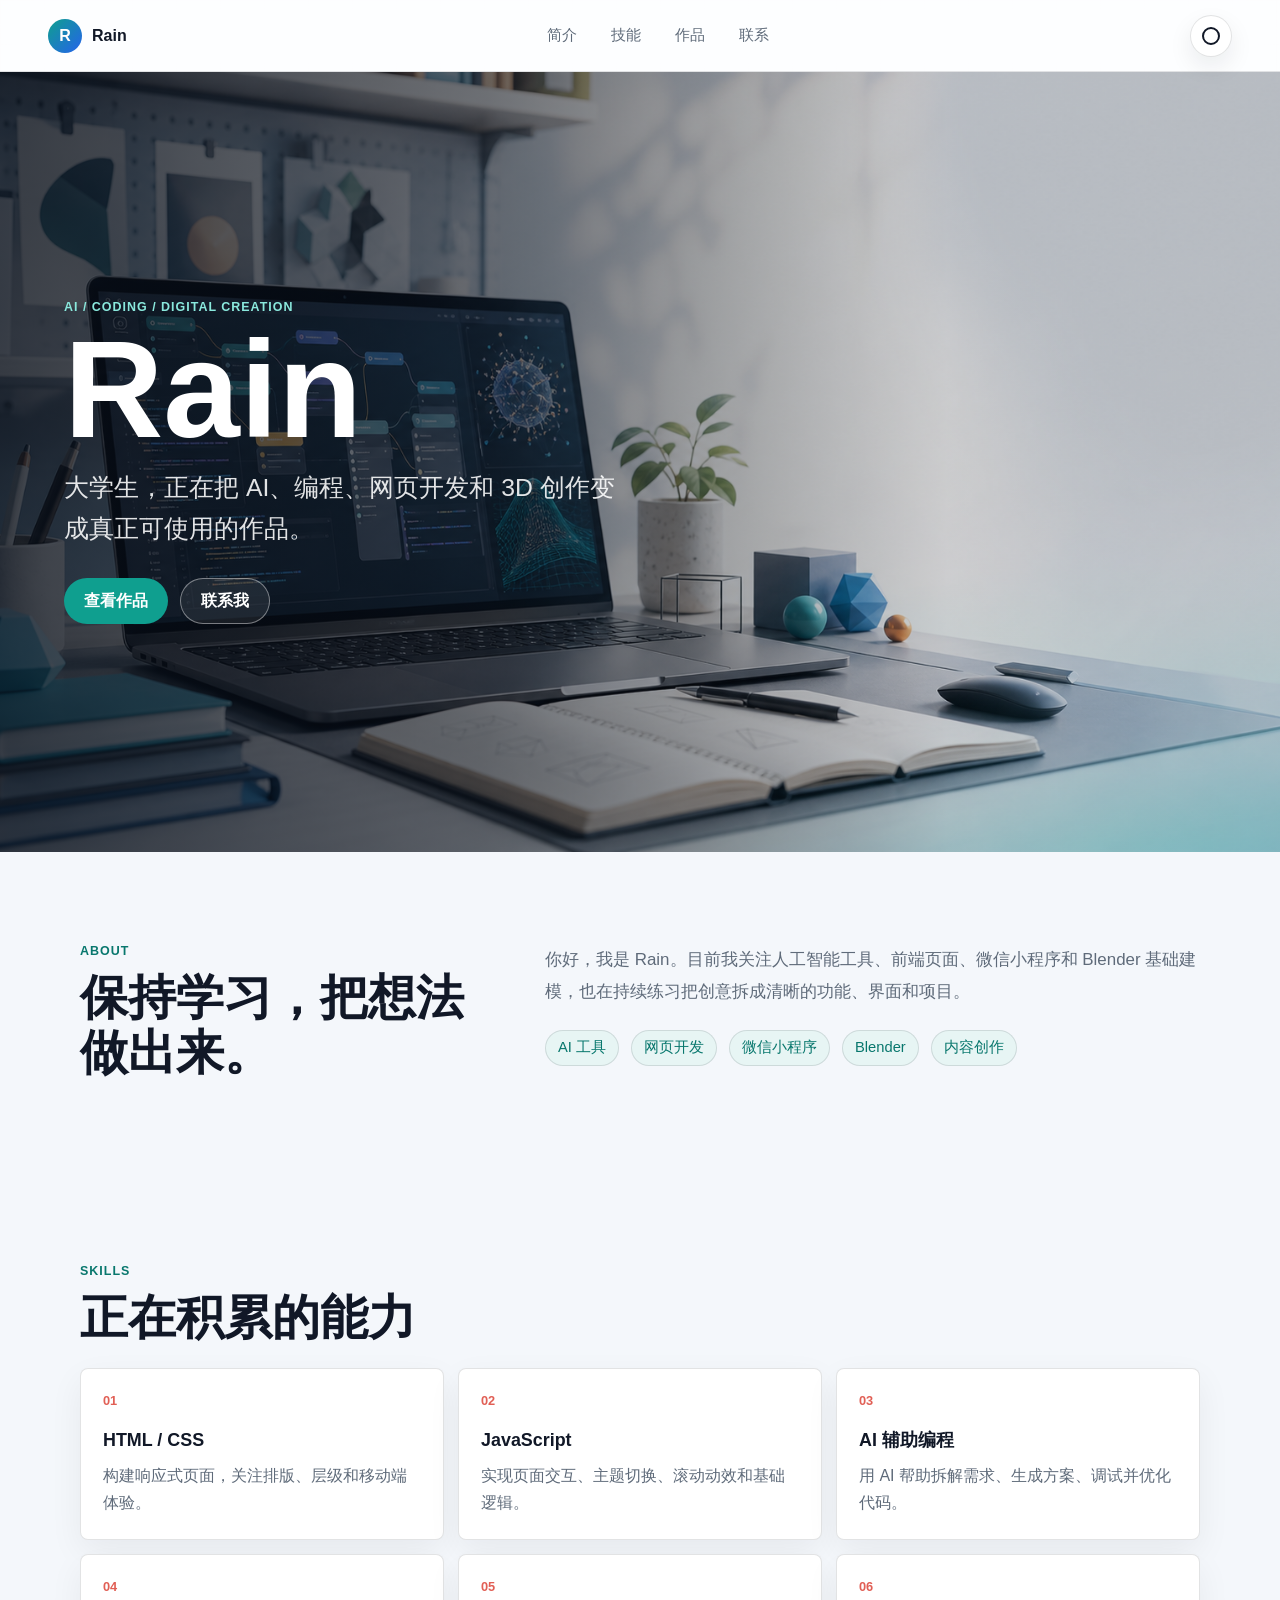
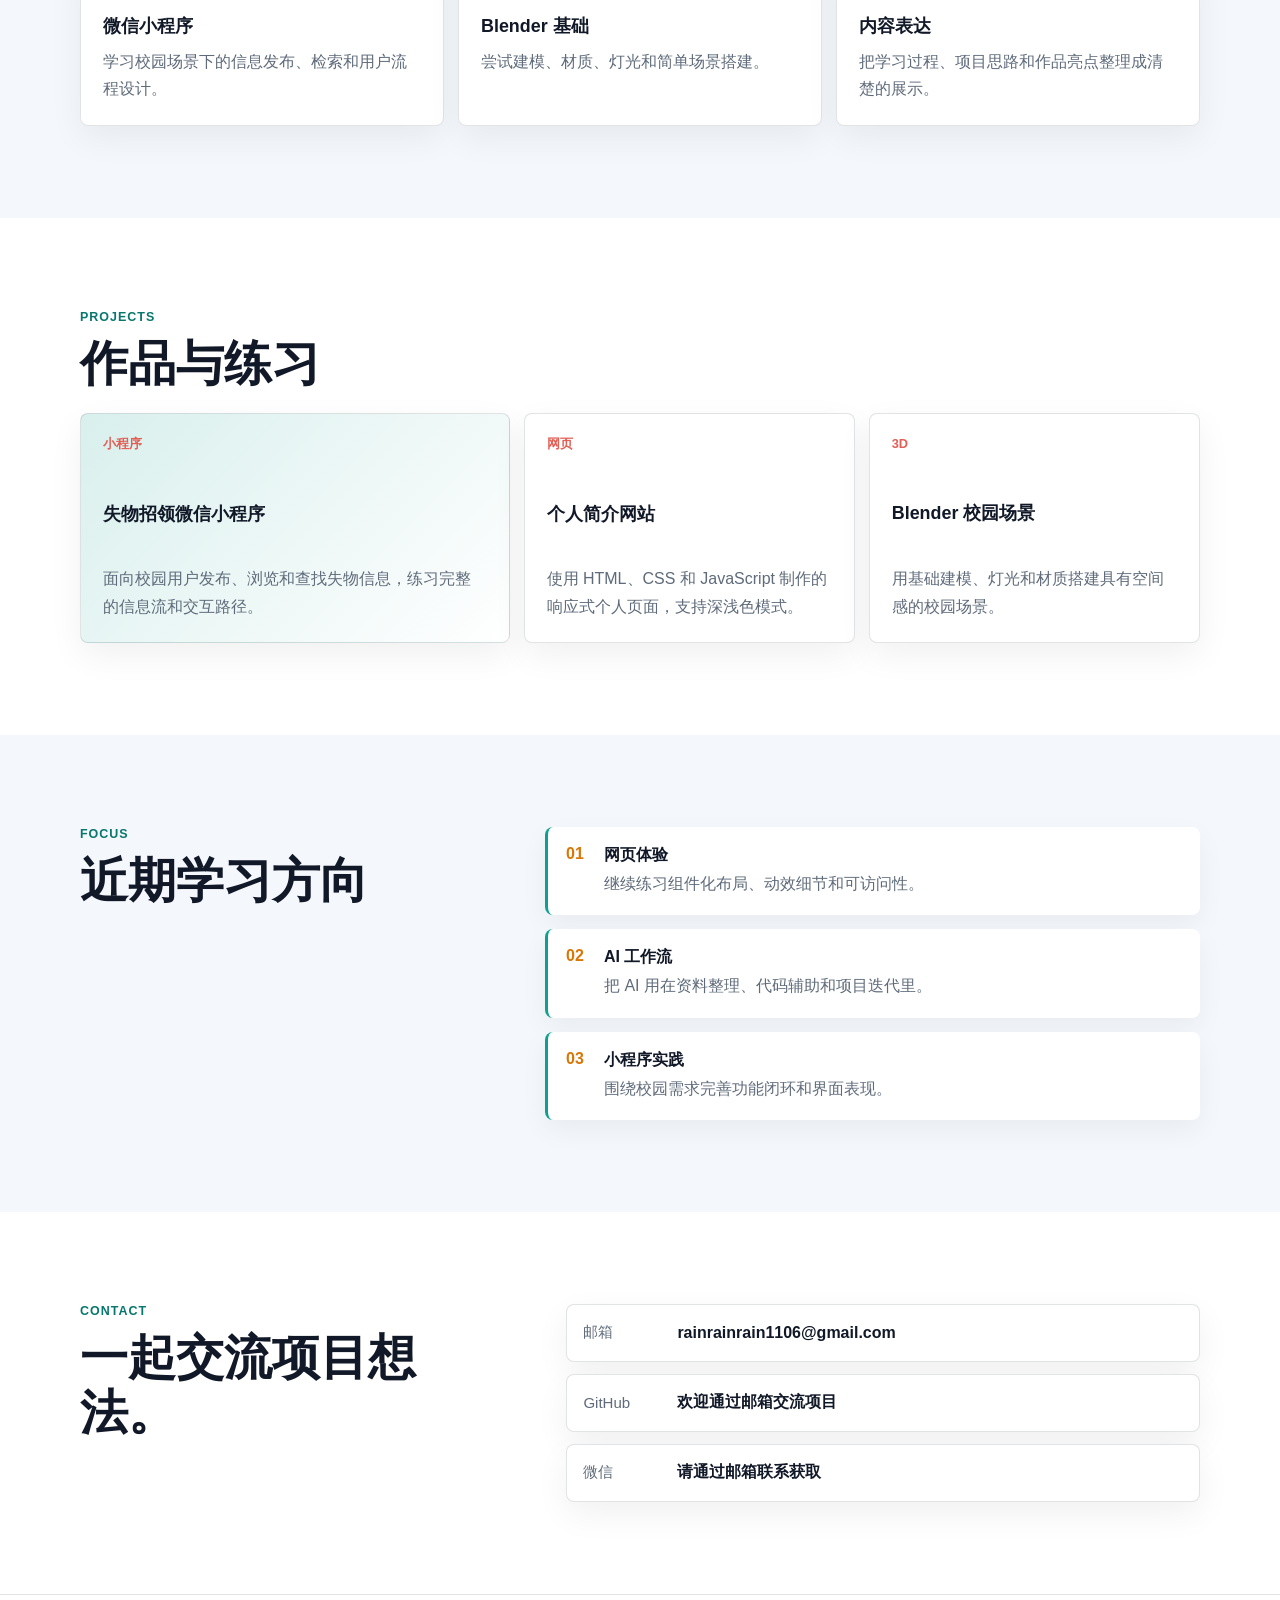
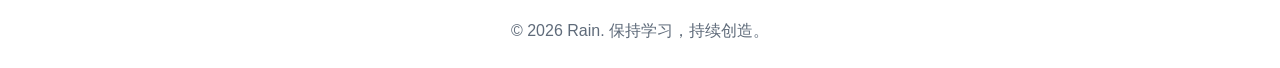
<file: 个人简介/index.html>
<!DOCTYPE html>
<html lang="zh-CN">
<head>
  <meta charset="UTF-8">
  <meta name="viewport" content="width=device-width, initial-scale=1.0">
  <meta name="description" content="Rain 的个人简介网站，展示 AI、编程、网页开发、微信小程序与 Blender 等学习方向和个人作品。">
  <meta name="theme-color" content="#f4f7fb" media="(prefers-color-scheme: light)">
  <meta name="theme-color" content="#111827" media="(prefers-color-scheme: dark)">
  <title>Rain | AI 与编程学习者</title>
  <link rel="icon" href="favicon.svg" type="image/svg+xml">
  <link rel="preload" href="assets/profile-hero.png" as="image">
  <link rel="stylesheet" href="style.css">
</head>
<body>
  <header class="site-header">
    <a class="brand" href="#top" aria-label="Rain 首页">
      <span class="brand-mark" aria-hidden="true">R</span>
      <span>Rain</span>
    </a>
    <nav class="site-nav" aria-label="主导航">
      <a href="#about">简介</a>
      <a href="#skills">技能</a>
      <a href="#projects">作品</a>
      <a href="#contact">联系</a>
    </nav>
    <button class="theme-toggle" type="button" aria-label="切换深色模式" title="切换深色模式">
      <span class="theme-icon" aria-hidden="true"></span>
    </button>
  </header>

  <main id="top">
    <section class="hero section-reveal" aria-labelledby="hero-title">
      <div class="hero-content">
        <p class="eyebrow">AI / Coding / Digital Creation</p>
        <h1 id="hero-title">Rain</h1>
        <p class="hero-lead">
          大学生，正在把 AI、编程、网页开发和 3D 创作变成真正可使用的作品。
        </p>
        <div class="hero-actions" aria-label="页面操作">
          <a class="button button-primary" href="#projects">查看作品</a>
          <a class="button button-secondary" href="mailto:rainrainrain1106@gmail.com">联系我</a>
        </div>
      </div>
    </section>

    <section class="intro-band" id="about" aria-labelledby="about-title">
      <div class="section-inner two-column">
        <div class="section-copy section-reveal">
          <p class="eyebrow">About</p>
          <h2 id="about-title">保持学习，把想法做出来。</h2>
        </div>
        <div class="intro-text section-reveal">
          <p>
            你好，我是 Rain。目前我关注人工智能工具、前端页面、微信小程序和 Blender 基础建模，也在持续练习把创意拆成清晰的功能、界面和项目。
          </p>
          <ul class="tag-list" aria-label="个人标签">
            <li>AI 工具</li>
            <li>网页开发</li>
            <li>微信小程序</li>
            <li>Blender</li>
            <li>内容创作</li>
          </ul>
        </div>
      </div>
    </section>

    <section class="content-band" id="skills" aria-labelledby="skills-title">
      <div class="section-inner">
        <div class="section-heading section-reveal">
          <p class="eyebrow">Skills</p>
          <h2 id="skills-title">正在积累的能力</h2>
        </div>
        <div class="skill-grid">
          <article class="mini-card section-reveal">
            <span class="card-kicker">01</span>
            <h3>HTML / CSS</h3>
            <p>构建响应式页面，关注排版、层级和移动端体验。</p>
          </article>
          <article class="mini-card section-reveal">
            <span class="card-kicker">02</span>
            <h3>JavaScript</h3>
            <p>实现页面交互、主题切换、滚动动效和基础逻辑。</p>
          </article>
          <article class="mini-card section-reveal">
            <span class="card-kicker">03</span>
            <h3>AI 辅助编程</h3>
            <p>用 AI 帮助拆解需求、生成方案、调试并优化代码。</p>
          </article>
          <article class="mini-card section-reveal">
            <span class="card-kicker">04</span>
            <h3>微信小程序</h3>
            <p>学习校园场景下的信息发布、检索和用户流程设计。</p>
          </article>
          <article class="mini-card section-reveal">
            <span class="card-kicker">05</span>
            <h3>Blender 基础</h3>
            <p>尝试建模、材质、灯光和简单场景搭建。</p>
          </article>
          <article class="mini-card section-reveal">
            <span class="card-kicker">06</span>
            <h3>内容表达</h3>
            <p>把学习过程、项目思路和作品亮点整理成清楚的展示。</p>
          </article>
        </div>
      </div>
    </section>

    <section class="content-band surface-band" id="projects" aria-labelledby="projects-title">
      <div class="section-inner">
        <div class="section-heading section-reveal">
          <p class="eyebrow">Projects</p>
          <h2 id="projects-title">作品与练习</h2>
        </div>
        <div class="project-grid">
          <article class="project-card feature-card section-reveal">
            <span class="project-type">小程序</span>
            <h3>失物招领微信小程序</h3>
            <p>面向校园用户发布、浏览和查找失物信息，练习完整的信息流和交互路径。</p>
          </article>
          <article class="project-card section-reveal">
            <span class="project-type">网页</span>
            <h3>个人简介网站</h3>
            <p>使用 HTML、CSS 和 JavaScript 制作的响应式个人页面，支持深浅色模式。</p>
          </article>
          <article class="project-card section-reveal">
            <span class="project-type">3D</span>
            <h3>Blender 校园场景</h3>
            <p>用基础建模、灯光和材质搭建具有空间感的校园场景。</p>
          </article>
        </div>
      </div>
    </section>

    <section class="content-band" aria-labelledby="timeline-title">
      <div class="section-inner two-column">
        <div class="section-copy section-reveal">
          <p class="eyebrow">Focus</p>
          <h2 id="timeline-title">近期学习方向</h2>
        </div>
        <ol class="timeline section-reveal">
          <li>
            <strong>网页体验</strong>
            <span>继续练习组件化布局、动效细节和可访问性。</span>
          </li>
          <li>
            <strong>AI 工作流</strong>
            <span>把 AI 用在资料整理、代码辅助和项目迭代里。</span>
          </li>
          <li>
            <strong>小程序实践</strong>
            <span>围绕校园需求完善功能闭环和界面表现。</span>
          </li>
        </ol>
      </div>
    </section>

    <section class="contact-band" id="contact" aria-labelledby="contact-title">
      <div class="section-inner contact-layout section-reveal">
        <div>
          <p class="eyebrow">Contact</p>
          <h2 id="contact-title">一起交流项目想法。</h2>
        </div>
        <address class="contact-list">
          <p>
            <span>邮箱</span>
            <a href="mailto:rainrainrain1106@gmail.com">rainrainrain1106@gmail.com</a>
          </p>
          <p>
            <span>GitHub</span>
            <strong>欢迎通过邮箱交流项目</strong>
          </p>
          <p>
            <span>微信</span>
            <strong>请通过邮箱联系获取</strong>
          </p>
        </address>
      </div>
    </section>
  </main>

  <footer class="page-footer">
    <p>© 2026 Rain. 保持学习，持续创造。</p>
  </footer>

  <script src="script.js"></script>
</body>
</html>
</file>
<file: 个人简介/style.css>
:root {
  color-scheme: light;
  --bg: #f4f7fb;
  --bg-strong: #ffffff;
  --surface: #ffffff;
  --surface-muted: #edf3f7;
  --text: #111827;
  --muted: #5f6b7a;
  --line: rgba(17, 24, 39, 0.12);
  --accent: #0f9f8f;
  --accent-strong: #08776d;
  --accent-warm: #d97706;
  --accent-coral: #e15f55;
  --shadow: 0 18px 52px rgba(17, 24, 39, 0.12);
  --radius-card: 8px;
  --header-height: 72px;
}

html[data-theme="dark"] {
  color-scheme: dark;
  --bg: #111827;
  --bg-strong: #151f2e;
  --surface: #1d2939;
  --surface-muted: #243244;
  --text: #f3f7fb;
  --muted: #b6c1cf;
  --line: rgba(243, 247, 251, 0.16);
  --accent: #55d6c8;
  --accent-strong: #8ae9dd;
  --accent-warm: #f3b24f;
  --accent-coral: #ff8a7f;
  --shadow: 0 18px 52px rgba(0, 0, 0, 0.28);
}

@media (prefers-color-scheme: dark) {
  :root:not([data-theme="light"]) {
    color-scheme: dark;
    --bg: #111827;
    --bg-strong: #151f2e;
    --surface: #1d2939;
    --surface-muted: #243244;
    --text: #f3f7fb;
    --muted: #b6c1cf;
    --line: rgba(243, 247, 251, 0.16);
    --accent: #55d6c8;
    --accent-strong: #8ae9dd;
    --accent-warm: #f3b24f;
    --accent-coral: #ff8a7f;
    --shadow: 0 18px 52px rgba(0, 0, 0, 0.28);
  }
}

* {
  box-sizing: border-box;
}

html {
  scroll-behavior: smooth;
}

body {
  min-width: 320px;
  margin: 0;
  font-family: -apple-system, BlinkMacSystemFont, "Segoe UI", "Microsoft YaHei", "PingFang SC", Arial, sans-serif;
  letter-spacing: 0;
  color: var(--text);
  background: var(--bg);
  overflow-x: hidden;
}

body::before {
  position: fixed;
  inset: 0;
  z-index: -1;
  pointer-events: none;
  content: "";
  background-image:
    linear-gradient(rgba(95, 107, 122, 0.09) 1px, transparent 1px),
    linear-gradient(90deg, rgba(95, 107, 122, 0.09) 1px, transparent 1px);
  background-size: 44px 44px;
  mask-image: linear-gradient(to bottom, rgba(0, 0, 0, 0.32), transparent 70%);
}

img {
  max-width: 100%;
}

a {
  color: inherit;
  text-decoration: none;
  -webkit-tap-highlight-color: transparent;
}

button {
  font: inherit;
  -webkit-tap-highlight-color: transparent;
}

h1,
h2,
h3,
p {
  margin-top: 0;
}

.site-header {
  position: sticky;
  top: 0;
  z-index: 20;
  min-height: var(--header-height);
  padding: 14px clamp(16px, 4vw, 48px);
  display: grid;
  grid-template-columns: auto minmax(0, 1fr) auto;
  align-items: center;
  gap: 18px;
  border-bottom: 1px solid var(--line);
  background: color-mix(in srgb, var(--bg-strong) 82%, transparent);
  backdrop-filter: blur(18px) saturate(150%);
  -webkit-backdrop-filter: blur(18px) saturate(150%);
}

.brand {
  display: inline-flex;
  align-items: center;
  gap: 10px;
  font-weight: 800;
}

.brand-mark {
  width: 34px;
  height: 34px;
  display: grid;
  place-items: center;
  border-radius: 50%;
  color: #ffffff;
  background: linear-gradient(135deg, var(--accent), #2563eb);
}

.site-nav {
  display: flex;
  justify-content: center;
  gap: clamp(12px, 3vw, 30px);
  color: var(--muted);
  font-size: 0.95rem;
}

.site-nav a {
  padding: 8px 2px;
}

.site-nav a:hover {
  color: var(--accent-strong);
}

.theme-toggle {
  width: 42px;
  height: 42px;
  display: grid;
  place-items: center;
  border: 1px solid var(--line);
  border-radius: 50%;
  color: var(--text);
  background: var(--surface);
  box-shadow: 0 10px 24px rgba(17, 24, 39, 0.08);
  cursor: pointer;
  transition: transform 180ms ease, border-color 180ms ease;
}

.theme-toggle:hover {
  transform: translateY(-2px);
  border-color: var(--accent);
}

.theme-toggle:focus-visible,
.button:focus-visible {
  outline: 3px solid color-mix(in srgb, var(--accent) 28%, transparent);
  outline-offset: 3px;
}

.theme-icon {
  position: relative;
  width: 18px;
  height: 18px;
  border: 2px solid currentColor;
  border-radius: 50%;
}

.theme-icon::before {
  position: absolute;
  inset: 4px -7px auto auto;
  width: 14px;
  height: 14px;
  content: "";
  border-radius: 50%;
  background: var(--surface);
  opacity: 0;
  transition: opacity 180ms ease;
}

html[data-theme="dark"] .theme-icon::before {
  opacity: 1;
}

.hero {
  min-height: calc(100svh - var(--header-height) - 48px);
  padding: clamp(54px, 8vw, 104px) clamp(18px, 5vw, 64px);
  display: grid;
  align-items: center;
  background:
    linear-gradient(90deg, rgba(8, 15, 26, 0.78) 0%, rgba(8, 15, 26, 0.58) 38%, rgba(8, 15, 26, 0.18) 74%),
    url("assets/profile-hero.png") center / cover no-repeat;
}

.hero-content {
  width: min(680px, 100%);
  color: #ffffff;
}

.eyebrow {
  margin-bottom: 12px;
  color: var(--accent-strong);
  font-size: 0.78rem;
  font-weight: 800;
  letter-spacing: 0.08em;
  text-transform: uppercase;
}

.hero .eyebrow {
  color: #8ae9dd;
}

.hero h1 {
  margin-bottom: 16px;
  font-size: clamp(4rem, 13vw, 8.6rem);
  line-height: 0.92;
}

.hero-lead {
  width: min(560px, 100%);
  margin-bottom: 28px;
  color: rgba(255, 255, 255, 0.88);
  font-size: clamp(1.15rem, 3vw, 1.55rem);
  line-height: 1.65;
}

.hero-actions,
.tag-list {
  display: flex;
  flex-wrap: wrap;
  gap: 12px;
}

.button {
  min-height: 46px;
  padding: 0 20px;
  display: inline-flex;
  align-items: center;
  justify-content: center;
  border-radius: 999px;
  font-weight: 700;
  transition: transform 180ms ease, background 180ms ease, border-color 180ms ease;
}

.button:hover {
  transform: translateY(-2px);
}

.button-primary {
  color: #ffffff;
  background: var(--accent);
}

.button-secondary {
  border: 1px solid rgba(255, 255, 255, 0.42);
  color: #ffffff;
  background: rgba(255, 255, 255, 0.08);
}

.section-inner {
  width: min(1120px, calc(100% - 36px));
  margin: 0 auto;
}

.intro-band,
.content-band,
.contact-band {
  padding: clamp(54px, 8vw, 92px) 0;
}

.surface-band,
.contact-band {
  background: var(--bg-strong);
}

.two-column {
  display: grid;
  grid-template-columns: minmax(220px, 0.75fr) minmax(0, 1.25fr);
  gap: clamp(28px, 6vw, 72px);
  align-items: start;
}

.section-copy h2,
.section-heading h2,
.contact-layout h2 {
  margin-bottom: 0;
  font-size: clamp(1.75rem, 4vw, 3rem);
  line-height: 1.15;
}

.intro-text p {
  margin-bottom: 22px;
  color: var(--muted);
  font-size: 1.06rem;
  line-height: 1.9;
}

.tag-list {
  margin: 0;
  padding: 0;
  list-style: none;
}

.tag-list li {
  padding: 8px 12px;
  border: 1px solid var(--line);
  border-radius: 999px;
  color: var(--accent-strong);
  background: color-mix(in srgb, var(--accent) 10%, var(--surface));
  font-size: 0.92rem;
  line-height: 1.2;
}

.section-heading {
  margin-bottom: 22px;
}

.skill-grid,
.project-grid {
  display: grid;
  gap: 14px;
}

.skill-grid {
  grid-template-columns: repeat(3, minmax(0, 1fr));
}

.project-grid {
  grid-template-columns: 1.18fr 0.91fr 0.91fr;
}

.mini-card,
.project-card,
.contact-list p {
  border: 1px solid var(--line);
  border-radius: var(--radius-card);
  background: var(--surface);
  box-shadow: 0 12px 34px rgba(17, 24, 39, 0.06);
}

.mini-card,
.project-card {
  padding: 22px;
}

.mini-card {
  min-height: 172px;
}

.card-kicker,
.project-type {
  display: inline-block;
  margin-bottom: 20px;
  color: var(--accent-coral);
  font-size: 0.8rem;
  font-weight: 800;
}

.mini-card h3,
.project-card h3 {
  margin-bottom: 10px;
  font-size: 1.12rem;
  line-height: 1.35;
}

.mini-card p,
.project-card p {
  margin-bottom: 0;
  color: var(--muted);
  line-height: 1.7;
}

.project-card {
  min-height: 230px;
  display: flex;
  flex-direction: column;
  justify-content: space-between;
}

.feature-card {
  background:
    linear-gradient(135deg, color-mix(in srgb, var(--accent) 16%, var(--surface)), var(--surface));
}

.timeline {
  margin: 0;
  padding: 0;
  display: grid;
  gap: 14px;
  list-style: none;
  counter-reset: focus;
}

.timeline li {
  position: relative;
  padding: 18px 18px 18px 56px;
  border-left: 3px solid var(--accent);
  background: var(--surface);
  border-radius: var(--radius-card);
  box-shadow: 0 10px 28px rgba(17, 24, 39, 0.05);
  counter-increment: focus;
}

.timeline li::before {
  position: absolute;
  top: 18px;
  left: 18px;
  color: var(--accent-warm);
  content: "0" counter(focus);
  font-weight: 800;
}

.timeline strong,
.timeline span {
  display: block;
}

.timeline strong {
  margin-bottom: 5px;
}

.timeline span {
  color: var(--muted);
  line-height: 1.65;
}

.contact-layout {
  display: grid;
  grid-template-columns: minmax(220px, 0.8fr) minmax(0, 1.2fr);
  gap: clamp(28px, 6vw, 64px);
  align-items: start;
}

.contact-list {
  margin: 0;
  display: grid;
  gap: 12px;
  font-style: normal;
}

.contact-list p {
  min-height: 58px;
  margin: 0;
  padding: 14px 16px;
  display: grid;
  grid-template-columns: 80px minmax(0, 1fr);
  align-items: center;
  gap: 14px;
}

.contact-list span {
  color: var(--muted);
  font-size: 0.94rem;
}

.contact-list a,
.contact-list strong {
  min-width: 0;
  font-weight: 700;
  word-break: break-word;
}

.contact-list a:hover {
  color: var(--accent-strong);
}

.page-footer {
  padding: 26px 18px;
  border-top: 1px solid var(--line);
  color: var(--muted);
  text-align: center;
  background: var(--bg-strong);
}

.page-footer p {
  margin-bottom: 0;
}

.section-reveal {
  opacity: 0;
  transform: translateY(18px);
  transition: opacity 620ms ease, transform 620ms ease;
}

.section-reveal.is-visible {
  opacity: 1;
  transform: translateY(0);
}

@media (max-width: 860px) {
  .site-header {
    grid-template-columns: auto auto;
  }

  .site-nav {
    order: 3;
    grid-column: 1 / -1;
    justify-content: flex-start;
    overflow-x: auto;
  }

  .theme-toggle {
    justify-self: end;
  }

  .hero {
    min-height: 76svh;
    background-position: 38% center;
  }

  .two-column,
  .contact-layout {
    grid-template-columns: 1fr;
  }

  .skill-grid,
  .project-grid {
    grid-template-columns: repeat(2, minmax(0, 1fr));
  }

  .feature-card {
    grid-column: 1 / -1;
  }
}

@media (max-width: 560px) {
  .site-header {
    gap: 10px;
    padding-inline: 14px;
  }

  .site-nav {
    gap: 18px;
    font-size: 0.9rem;
  }

  .hero {
    min-height: 72svh;
    padding-inline: 18px;
    background:
      linear-gradient(180deg, rgba(8, 15, 26, 0.78), rgba(8, 15, 26, 0.45)),
      url("assets/profile-hero.png") 38% center / cover no-repeat;
  }

  .hero h1 {
    font-size: clamp(3.6rem, 24vw, 6rem);
  }

  .hero-actions {
    display: grid;
    grid-template-columns: 1fr;
  }

  .section-inner {
    width: min(100% - 28px, 1120px);
  }

  .skill-grid,
  .project-grid {
    grid-template-columns: 1fr;
  }

  .mini-card {
    min-height: auto;
  }

  .contact-list p {
    grid-template-columns: 1fr;
    gap: 6px;
  }
}

@media (prefers-reduced-motion: reduce) {
  *,
  *::before,
  *::after {
    scroll-behavior: auto !important;
    transition-duration: 0.01ms !important;
    animation-duration: 0.01ms !important;
    animation-iteration-count: 1 !important;
  }

  .section-reveal {
    opacity: 1;
    transform: none;
  }
}
</file>
